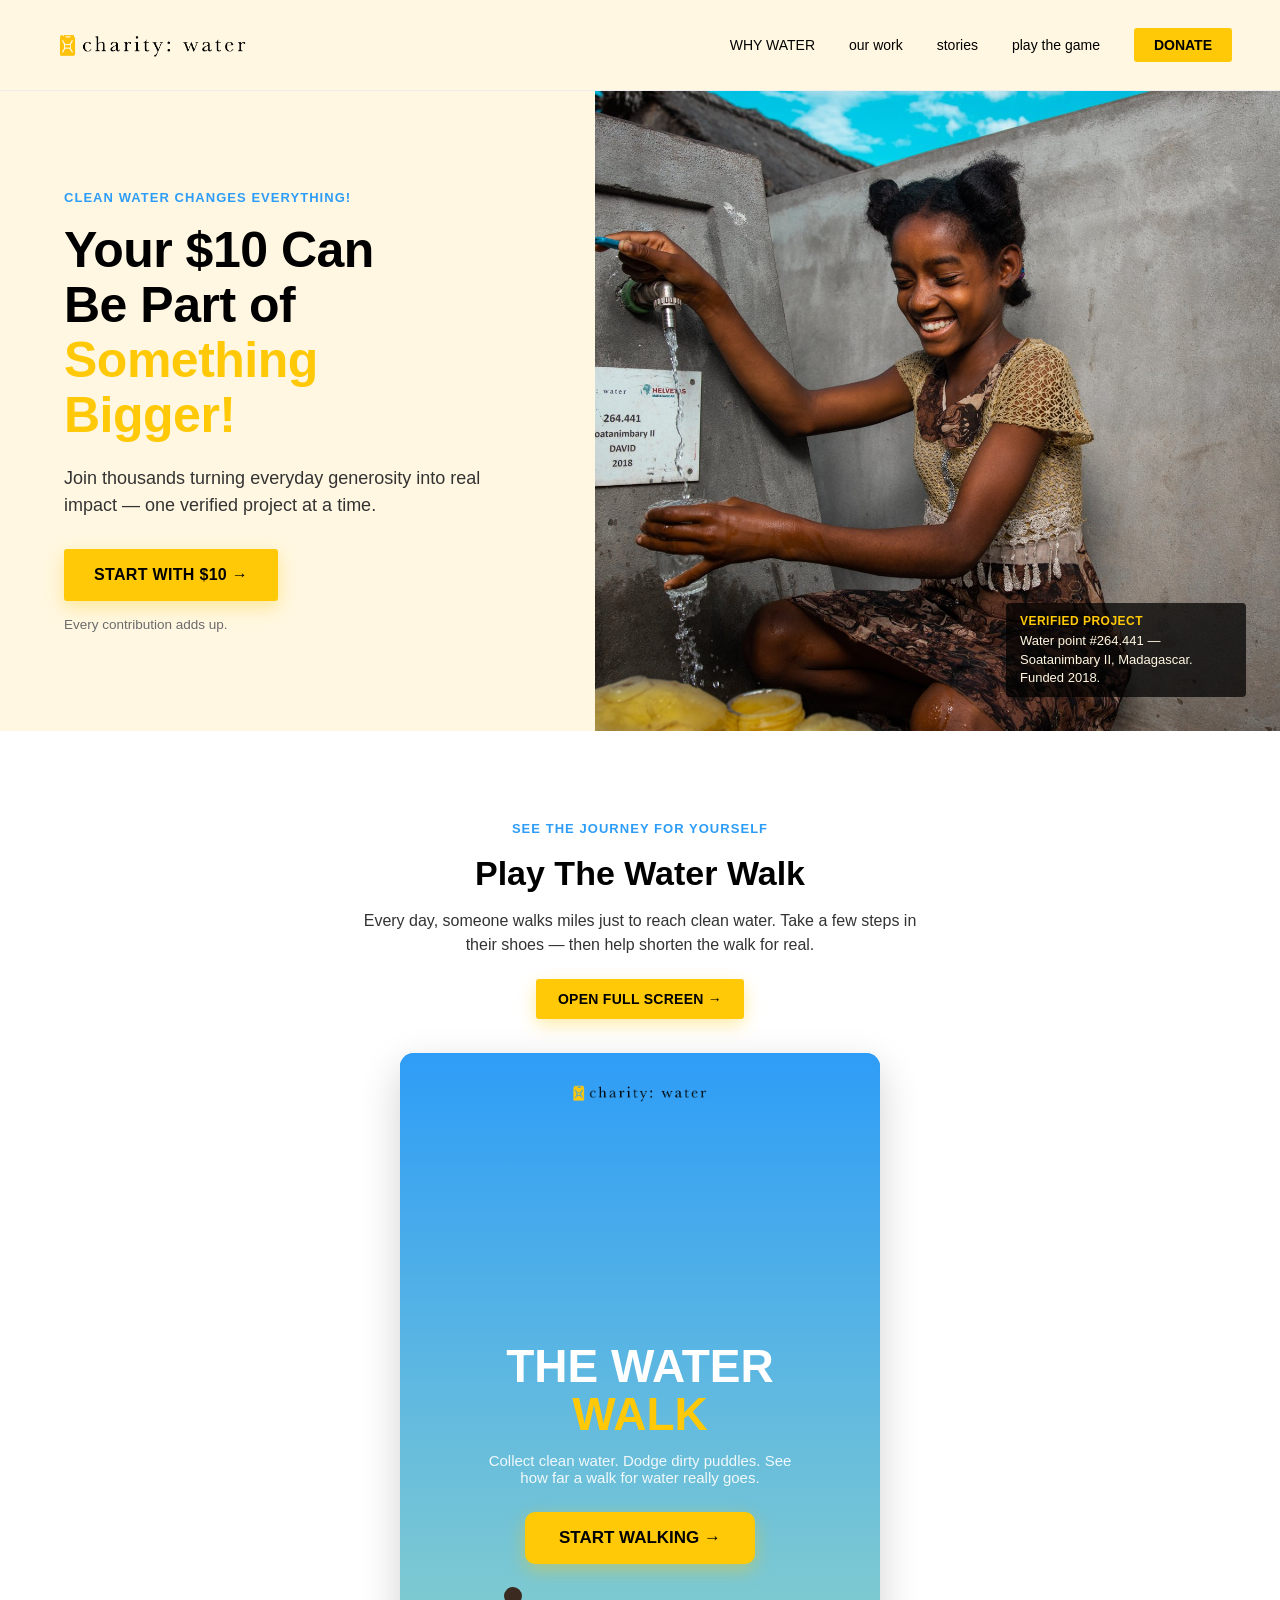
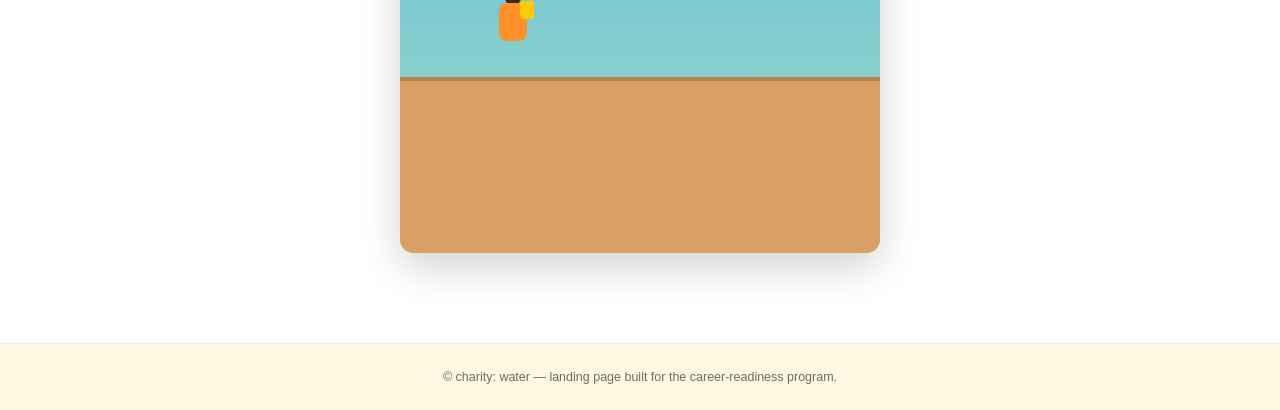
<file: index.html>
<!DOCTYPE html>
<html lang="en">
<head>
<meta charset="UTF-8">
<meta name="viewport" content="width=device-width, initial-scale=1.0">
<title>charity: water — Small Gift, Real Impact</title>
<link rel="stylesheet" href="style.css">
<script src="script.js" defer></script>
</head>
<body>

  <header>
    <div class="logo">
      <img src="img/chwater_logo_black.png" alt="charity: water">
    </div>
    <div class="menu">
      <button class="menu-toggle" type="button" aria-expanded="false" aria-controls="site-nav" aria-label="Open navigation menu">
        <span></span>
        <span></span>
        <span></span>
      </button>
      <nav id="site-nav">
        <a href="https://www.charitywater.org/whywater" target="_blank" rel="noreferrer">WHY WATER</a>
        <a href="https://www.charitywater.org/our-work" target="_blank" rel="noreferrer">our work</a>
        <a href="https://www.charitywater.org/stories" target="_blank" rel="noreferrer">stories</a>
        <a href="#game-section">play the game</a>
        <a href="https://www.charitywater.org/donate" target="_blank" rel="noreferrer" class="donate">DONATE</a>
      </nav>
    </div>
  </header>

  <section class="hero" id="top">
    <div class="hero-copy">
      <div class="eyebrow">CLEAN WATER CHANGES EVERYTHING!</div>
      <h1>Your $10 Can<br>Be Part of <span>Something Bigger!</span></h1>
      <p class="sub">Join thousands turning everyday generosity into real impact — one verified project at a time.</p>
      <a href="https://www.charitywater.org/donate" target="_blank" rel="noreferrer" class="cta">START WITH $10 →</a>
      <div class="microcopy">Every contribution adds up.</div>
    </div>
    <div class="hero-photo">
      <img src="img/hero.jpg" alt="Girl filling a glass at a charity: water tap in Soatanimbary II, Madagascar">
      <div class="proof-tag">
        <strong>VERIFIED PROJECT</strong>
        Water point #264.441 — Soatanimbary II, Madagascar. Funded 2018.
      </div>
    </div>
  </section>

  <section id="game-section" class="game-section">
    <div class="game-intro">
      <div class="eyebrow">SEE THE JOURNEY FOR YOURSELF</div>
      <h2>Play The Water Walk</h2>
      <p>Every day, someone walks miles just to reach clean water. Take a few steps in their shoes — then help shorten the walk for real.</p>
      <a href="game.html" target="_blank" class="cta small">OPEN FULL SCREEN →</a>
    </div>
    <div class="game-frame-wrap">
      <iframe src="game.html" class="game-frame" title="The Water Walk game" loading="lazy"></iframe>
    </div>
  </section>

  <footer>
    &copy; charity: water — landing page built for the career-readiness program.
  </footer>

</body>
</html>
</file>
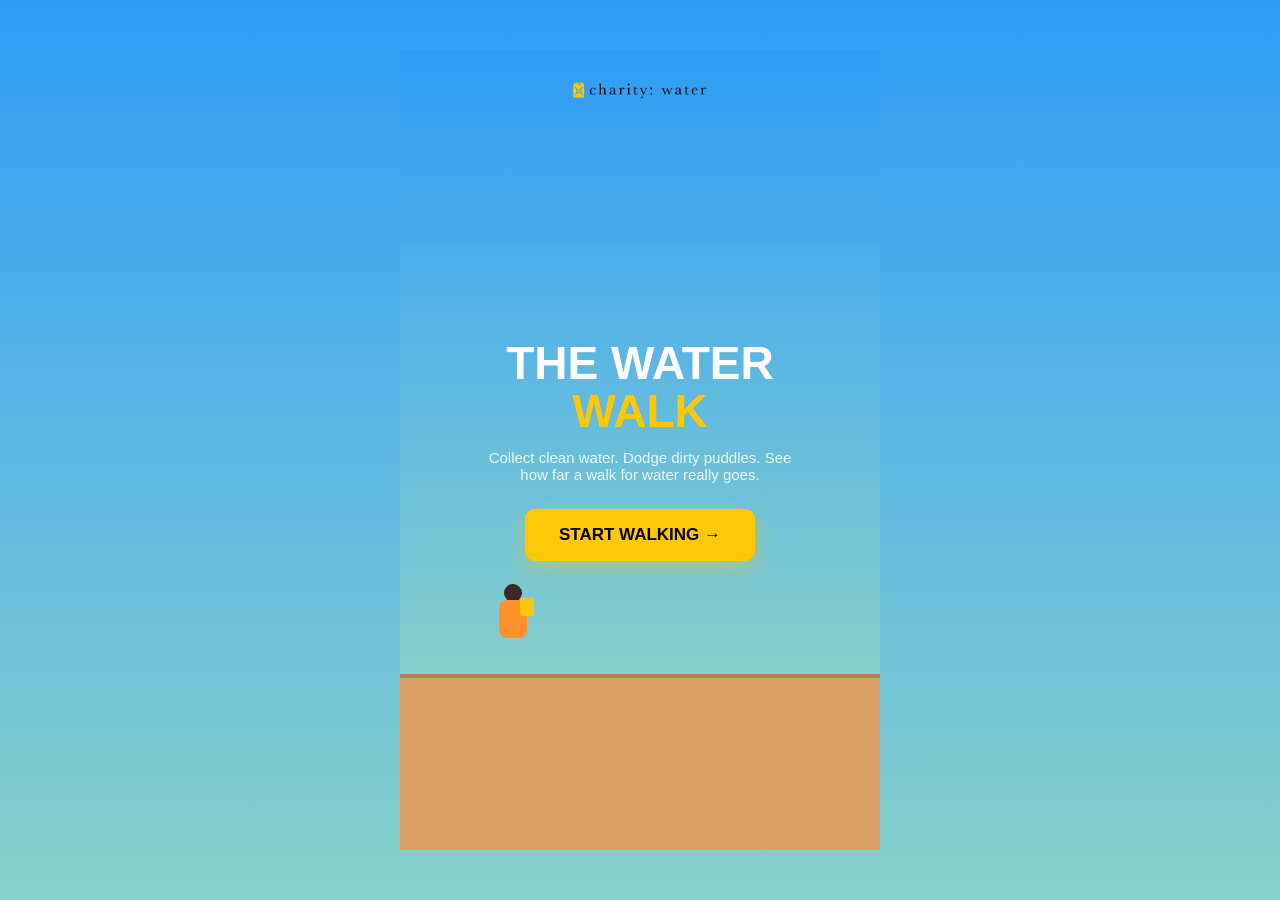
<file: game.html>
<!DOCTYPE html>
<html lang="en">
<head>
<meta charset="UTF-8">
<meta name="viewport" content="width=device-width, initial-scale=1.0">
<title>The Water Walk — charity: water</title>
<style>
  :root{
    --yellow:#FFC907;
    --blue:#2E9DF7;
    --teal:#8BD1CB;
    --black:#1A1A1A;
    --white:#FFF7E1;
  }
  *{box-sizing:border-box;margin:0;padding:0;}
  html,body{height:100%;}
  body{
    font-family: 'Avenir Next', Avenir, 'Helvetica Neue', Arial, sans-serif;
    background: linear-gradient(180deg, var(--blue), var(--teal));
    display:flex;
    align-items:center;
    justify-content:center;
    overflow:hidden;
  }
  #game{
    position:relative;
    width: 480px;
    max-width: 100vw;
    height: 800px;
    max-height: 100vh;
    overflow:hidden;
    background: linear-gradient(180deg, var(--blue), var(--teal) 80%);
  }
  #ground{
    position:absolute;
    left:0; right:0; bottom:0;
    height: 22%;
    background:#D9A066;
    border-top: 4px solid #B8834A;
  }
  #logo{
    position:absolute;
    top:20px; left:50%;
    transform: translateX(-50%);
    z-index: 5;
  }
  #logo img{
    display:block;
    width:150px;
    height:40px;
    object-fit:cover;
    object-position:center;
    mix-blend-mode:multiply;
  }

  #hud{
    position:absolute;
    top: 55px; left:0; right:0;
    display:flex; justify-content:space-between;
    padding: 0 20px;
    z-index: 5;
  }
  .pill{
    background: rgba(0,0,0,0.4);
    color:#fff;
    padding: 8px 14px;
    border-radius: 10px;
    font-weight:700;
    font-size:14px;
  }
  .pill span.label{ color: var(--yellow); font-weight:700; margin-right:6px; }

  #screen{
    position:absolute; inset:0;
    display:flex; flex-direction:column;
    align-items:center; justify-content:center;
    text-align:center;
    padding: 0 30px;
    z-index: 10;
  }
  #screen h1{
    font-size: 46px;
    color:#fff;
    font-weight:800;
    line-height:1.05;
  }
  #screen h1 span{ color: var(--yellow); display:block; }
  #screen p{
    color:#fff;
    margin: 14px 0 26px;
    font-size: 15px;
    opacity:.9;
    max-width: 320px;
  }
  button.cta{
    background: var(--yellow);
    color:#000;
    border:none;
    font-weight:800;
    font-size: 17px;
    padding: 16px 34px;
    border-radius: 10px;
    cursor:pointer;
    box-shadow: 0 6px 18px rgba(255,201,7,0.4);
    transition: transform 0.15s ease, box-shadow 0.15s ease;
  }
  button.cta:hover{ transform: translateY(-2px) scale(1.03); box-shadow: 0 10px 22px rgba(255,201,7,0.55); }
  button.cta:active{ transform: translateY(0) scale(0.98); }
  button.cta:focus-visible{
    outline: 3px solid #fff;
    outline-offset: 4px;
  }

  #player{
    position:absolute;
    bottom: 22%;
    left: 90px;
    width: 46px; height: 90px;
    z-index: 4;
    transition: transform 0.28s ease-out;
  }
  #player .head{ position:absolute; top:0; left:14px; width:18px; height:18px; background:#3B2A20; border-radius:50%; }
  #player .body{ position:absolute; top:16px; left:9px; width:28px; height:38px; background:#FF902A; border-radius:8px; }
  #player .can{ position:absolute; top:14px; left:30px; width:14px; height:18px; background:var(--yellow); border-radius:3px; }
  #player.jump{ transform: translateY(-130px); }

  .obstacle, .collectible{
    position:absolute;
    bottom: 22%;
    z-index: 3;
  }
  .obstacle{
    width: 72px; height: 30px;
    background: repeating-linear-gradient(45deg, #5A3A1E, #5A3A1E 8px, #3E2712 8px, #3E2712 16px);
    border: 3px solid #2A1A0C;
    border-radius: 10px 10px 4px 4px;
    box-shadow: 0 4px 8px rgba(0,0,0,0.35);
  }
  .obstacle::after{
    content: "⚠";
    position:absolute;
    top: -26px;
    left: 50%;
    transform: translateX(-50%);
    font-size: 18px;
  }
  .collectible{
    width: 26px; height: 30px;
    background: var(--yellow);
    border-radius: 4px;
  }

  #toast{
    position:absolute;
    top: 40%;
    left:50%;
    transform: translate(-50%,-50%);
    background:#fff;
    padding: 10px 18px;
    border-radius: 10px;
    font-weight:700;
    font-size:13px;
    opacity:0;
    transition: opacity 0.25s ease, transform 0.25s ease;
    z-index: 6;
    text-align:center;
  }
  #toast.show{ opacity:1; transform: translate(-50%,-60%); }

  .hidden{ display:none !important; }
</style>
</head>
<body>

<div id="game">
  <div id="logo"><img src="img/chwater_logo_black.png" alt="charity: water"></div>
  <div id="hud" class="hidden" aria-live="polite">
    <div class="pill"><span class="label">MI</span><span id="distance">0.0</span></div>
    <div class="pill"><span class="label">🚰</span><span id="cans">0</span></div>
  </div>

  <div id="ground"></div>
  <div id="player"><div class="head"></div><div class="body"></div><div class="can"></div></div>
  <div id="toast"></div>

  <div id="screen">
    <h1>THE WATER<span>WALK</span></h1>
    <p>Collect clean water. Dodge dirty puddles. See how far a walk for water really goes.</p>
    <button class="cta" id="startBtn" type="button">START WALKING →</button>
  </div>
</div>

<script>
const screen = document.getElementById('screen');
const hud = document.getElementById('hud');
const player = document.getElementById('player');
const gameEl = document.getElementById('game');
const distanceEl = document.getElementById('distance');
const cansEl = document.getElementById('cans');
const toast = document.getElementById('toast');
const startBtn = document.getElementById('startBtn');

let running = false;
let distance = 0;
let cans = 0;
let jumping = false;
let spawnTimer = 0;
let obstacleCooldown = 0;
let speed = 1.6;
let entities = [];
let loopId = null;
let milestoneShown = false;

const REAL_WALK_MILES = 3.7;

function reset(){
  distance = 0; cans = 0; speed = 1.6; entities.forEach(e => e.el.remove());
  entities = []; milestoneShown = false; obstacleCooldown = 60;
  distanceEl.textContent = '0.0';
  cansEl.textContent = '0';
}

function startGame(){
  reset();
  screen.classList.add('hidden');
  hud.classList.remove('hidden');
  running = true;
  spawnTimer = 0;
  loopId = requestAnimationFrame(loop);
}

function showToast(msg, ms=1600){
  toast.textContent = msg;
  toast.classList.add('show');
  clearTimeout(showToast._t);
  showToast._t = setTimeout(() => toast.classList.remove('show'), ms);
}

let jumpTimeoutId = null;
function jump(){
  if(!running) return;
  jumping = true;
  player.classList.add('jump');
  clearTimeout(jumpTimeoutId);
  jumpTimeoutId = setTimeout(() => {
    player.classList.remove('jump');
    jumping = false;
  }, 1000);
}

function spawnEntity(){
  const isObstacle = Math.random() < 0.45 && obstacleCooldown <= 0;
  if(isObstacle) obstacleCooldown = 170;
  const el = document.createElement('div');
  el.className = isObstacle ? 'obstacle' : 'collectible';
  el.style.left = gameEl.clientWidth + 'px';
  gameEl.appendChild(el);
  entities.push({ el, x: gameEl.clientWidth, type: isObstacle ? 'obstacle' : 'collectible' });
}

function endGame(){
  if(!running) return;
  running = false;
  cancelAnimationFrame(loopId);
  const miles = distance.toFixed(1);
  screen.querySelector('h1').innerHTML = 'GAME OVER';
  screen.querySelector('p').innerHTML =
    `You walked <strong>${miles} mi</strong> and collected <strong>${cans}</strong> clean water cans.<br><br>` +
    `In many communities, a daily walk for water averages <strong>${REAL_WALK_MILES} mi</strong> — every day, just to get water most of us take for granted.`;
  startBtn.textContent = 'HELP SHORTEN THE WALK →';
  startBtn.onclick = () => window.open('https://www.charitywater.org/', '_blank');
  const retry = document.createElement('button');
  retry.textContent = 'RETRY';
  retry.className = 'cta';
  retry.style.background = 'transparent';
  retry.style.color = '#fff';
  retry.style.boxShadow = 'none';
  retry.style.marginTop = '10px';
  retry.style.border = '2px solid #fff';
  retry.onclick = () => { location.reload(); };
  screen.appendChild(retry);
  screen.classList.remove('hidden');
}

function loop(){
  if(!running) return;

  distance += 0.012;
  distanceEl.textContent = distance.toFixed(1);

  if(!milestoneShown && cans >= 5){
    milestoneShown = true;
    showToast('💧 Milestone: In Africa, women spend 40 billion hours a year walking for water.', 2400);
  }

  spawnTimer++;
  if(spawnTimer > Math.max(70 - Math.floor(distance), 40)){
    spawnTimer = 0;
    spawnEntity();
  }
  if(obstacleCooldown > 0) obstacleCooldown--;

  const playerLeft = 90, playerRight = 90 + 46;

  entities.forEach(e => {
    e.x -= speed;
    e.el.style.left = e.x + 'px';
  });

  entities = entities.filter(e => {
    const hit = e.x < playerRight && e.x + (e.type==='obstacle'?72:26) > playerLeft;
    if(hit && !jumping){
      if(e.type === 'obstacle'){
        e.el.remove();
        endGame();
        return false;
      } else {
        cans++;
        cansEl.textContent = cans;
        showToast('+1 can collected', 700);
        e.el.remove();
        return false;
      }
    }
    if(e.x < -70){ e.el.remove(); return false; }
    return true;
  });

  speed = 1.6 + distance * 0.04;

  if(running) loopId = requestAnimationFrame(loop);
}

startBtn.addEventListener('click', startGame);
document.addEventListener('keydown', (e) => {
  if((e.code === 'Space' || e.code === 'ArrowUp') && running){
    e.preventDefault();
    jump();
  }
});
gameEl.addEventListener('pointerdown', (e) => {
  if(running && e.target === gameEl) jump();
});
</script>

</body>
</html>
</file>
<file: style.css>
:root{
    --cw-yellow:#FFC907;
    --cw-black:#000000;
    --cw-white:#FFF7E1;
    --cw-blue:#2E9DF7;
    --cw-gray:#6B6B6B;
  }
  *{box-sizing:border-box;margin:0;padding:0;}
  body{
    font-family: 'Avenir Next', Avenir, 'Helvetica Neue', Arial, sans-serif;
    color: var(--cw-black);
    background: var(--cw-white);
  }
  header{
    display:flex;
    align-items:center;
    justify-content:space-between;
    padding: 22px 48px;
    border-bottom: 1px solid #eee;
  }
  .logo{
    display:flex;
    align-items:center;
  }
  .logo img{
    display:block;
    width: 210px;
    height: 46px;
    object-fit: cover;
    object-position: center;
    mix-blend-mode: multiply;
  }
  .logo .can{
    width: 22px;
    height: 26px;
    background: var(--cw-yellow);
    border-radius: 3px 3px 6px 6px;
    position: relative;
  }
  .logo .can::after{
    content:"";
    position:absolute;
    top: -6px;
    left: 50%;
    transform: translateX(-50%);
    width: 10px;
    height: 8px;
    border: 2px solid var(--cw-yellow);
    border-bottom:none;
    border-radius: 4px 4px 0 0;
  }
  nav{
    display:flex;
    align-items:center;
    gap: 34px;
    font-size: 14px;
    font-weight: 500;
  }
  .menu-toggle{
    display:none;
    border:0;
    background:transparent;
    cursor:pointer;
    padding:6px;
    z-index:3;
  }
  .menu-toggle span{
    display:block;
    width:24px;
    height:2px;
    margin:5px 0;
    background:var(--cw-black);
  }
  nav a{
    text-decoration:none;
    color:inherit;
    transition: color 0.2s ease;
  }
  nav a:focus-visible,
  .menu-toggle:focus-visible,
  .cta:focus-visible{
    outline: 3px solid var(--cw-blue);
    outline-offset: 4px;
  }
  nav a:not(.donate):hover{ color: var(--cw-blue); }
  nav .donate{
    background: var(--cw-yellow);
    padding: 9px 20px;
    border-radius: 3px;
    font-weight: 700;
    transition: transform 0.15s ease, box-shadow 0.15s ease;
  }
  nav .donate:hover{
    transform: translateY(-2px);
    box-shadow: 0 6px 14px rgba(255,201,7,0.4);
  }

  .hero{
    display:grid;
    grid-template-columns: 1fr 1.15fr;
    min-height: 640px;
  }
  .hero-copy{
    display:flex;
    flex-direction: column;
    justify-content:center;
    padding: 0 64px;
    max-width: 560px;
  }
  .eyebrow{
    color: var(--cw-blue);
    font-weight: 700;
    font-size: 13px;
    letter-spacing: .08em;
    margin-bottom: 18px;
  }
  h1{
    font-size: 50px;
    line-height: 1.1;
    font-weight: 800;
    letter-spacing: -0.01em;
    margin-bottom: 22px;
  }
  h1 span{ color: var(--cw-yellow); }
  .sub{
    font-size: 18px;
    line-height: 1.5;
    color: #333;
    margin-bottom: 30px;
    max-width: 420px;
  }
  .cta{
    display:inline-flex;
    align-items:center;
    gap: 10px;
    background: var(--cw-yellow);
    color: var(--cw-black);
    font-weight: 800;
    font-size: 16px;
    letter-spacing: .02em;
    padding: 17px 30px;
    border-radius: 3px;
    text-decoration:none;
    width: fit-content;
    box-shadow: 0 6px 18px rgba(255,201,7,0.35);
    transition: transform 0.18s ease, box-shadow 0.18s ease;
  }
  .cta:hover{
    transform: translateY(-3px) scale(1.02);
    box-shadow: 0 10px 24px rgba(255,201,7,0.5);
  }
  .cta:active{ transform: translateY(0) scale(0.98); }
  .microcopy{
    margin-top: 16px;
    font-size: 13.5px;
    color: var(--cw-gray);
  }

  .hero-photo{
    position:relative;
    background: #111;
    overflow:hidden;
  }
  .hero-photo img{
    width:100%;
    height:100%;
    object-fit: cover;
    object-position: 40% 35%;
    display:block;
    transition: transform 0.6s ease;
  }
  .hero-photo:hover img{ transform: scale(1.04); }
  .proof-tag{
    position:absolute;
    right: 34px;
    bottom: 34px;
    background: rgba(0,0,0,0.72);
    color: var(--cw-white);
    font-size: 13px;
    padding: 10px 14px;
    border-radius: 4px;
    max-width: 240px;
    line-height: 1.4;
  }
  .proof-tag strong{
    color: var(--cw-yellow);
    display:block;
    font-size: 12px;
    letter-spacing: .04em;
    margin-bottom: 3px;
  }

  .game-section{
    padding: 90px 48px;
    background: #FFFFFF;
    text-align: center;
    display:flex;
    flex-direction: column;
    align-items:center;
  }
  .game-intro{ max-width: 560px; margin-bottom: 34px; }
  .game-intro h2{
    font-size: 34px;
    font-weight: 800;
    margin: 14px 0 16px;
  }
  .game-intro p{
    font-size: 16px;
    color: #333;
    line-height: 1.5;
    margin-bottom: 22px;
  }
  .cta.small{
    padding: 12px 22px;
    font-size: 14px;
  }
  .game-frame-wrap{
    width: 100%;
    max-width: 480px;
    aspect-ratio: 480 / 800;
    border-radius: 14px;
    overflow: hidden;
    box-shadow: 0 14px 40px rgba(0,0,0,0.18);
  }
  .game-frame{
    width: 100%;
    height: 100%;
    border: none;
    display:block;
  }

  footer{
    text-align:center;
    padding: 26px;
    font-size: 12.5px;
    color: var(--cw-gray);
    border-top: 1px solid #eee;
  }

  @media (max-width: 860px){
    .hero{ grid-template-columns: 1fr; }
    .hero-photo{ height: 360px; order:-1; }
    .hero-copy{ padding: 40px 28px; max-width:100%; }
    h1{ font-size: 36px; }
    .game-section{ padding: 60px 24px; }
    .menu{ position:relative; }
    .menu-toggle{ display:block; }
    .menu nav{
      display:none;
      position:absolute;
      z-index:2;
      top:100%;
      right:0;
      flex-direction:column;
      align-items:stretch;
      gap:0;
      min-width:170px;
      padding:8px;
      background:var(--cw-white);
      border:1px solid #eee;
      box-shadow:0 8px 20px rgba(0,0,0,0.12);
    }
    .menu.is-open nav,
    .menu:focus-within nav{ display:flex; }
    .menu nav a{ padding:10px 12px; }
    .menu nav .donate{ margin-top:4px; text-align:center; }
  }
</file>
